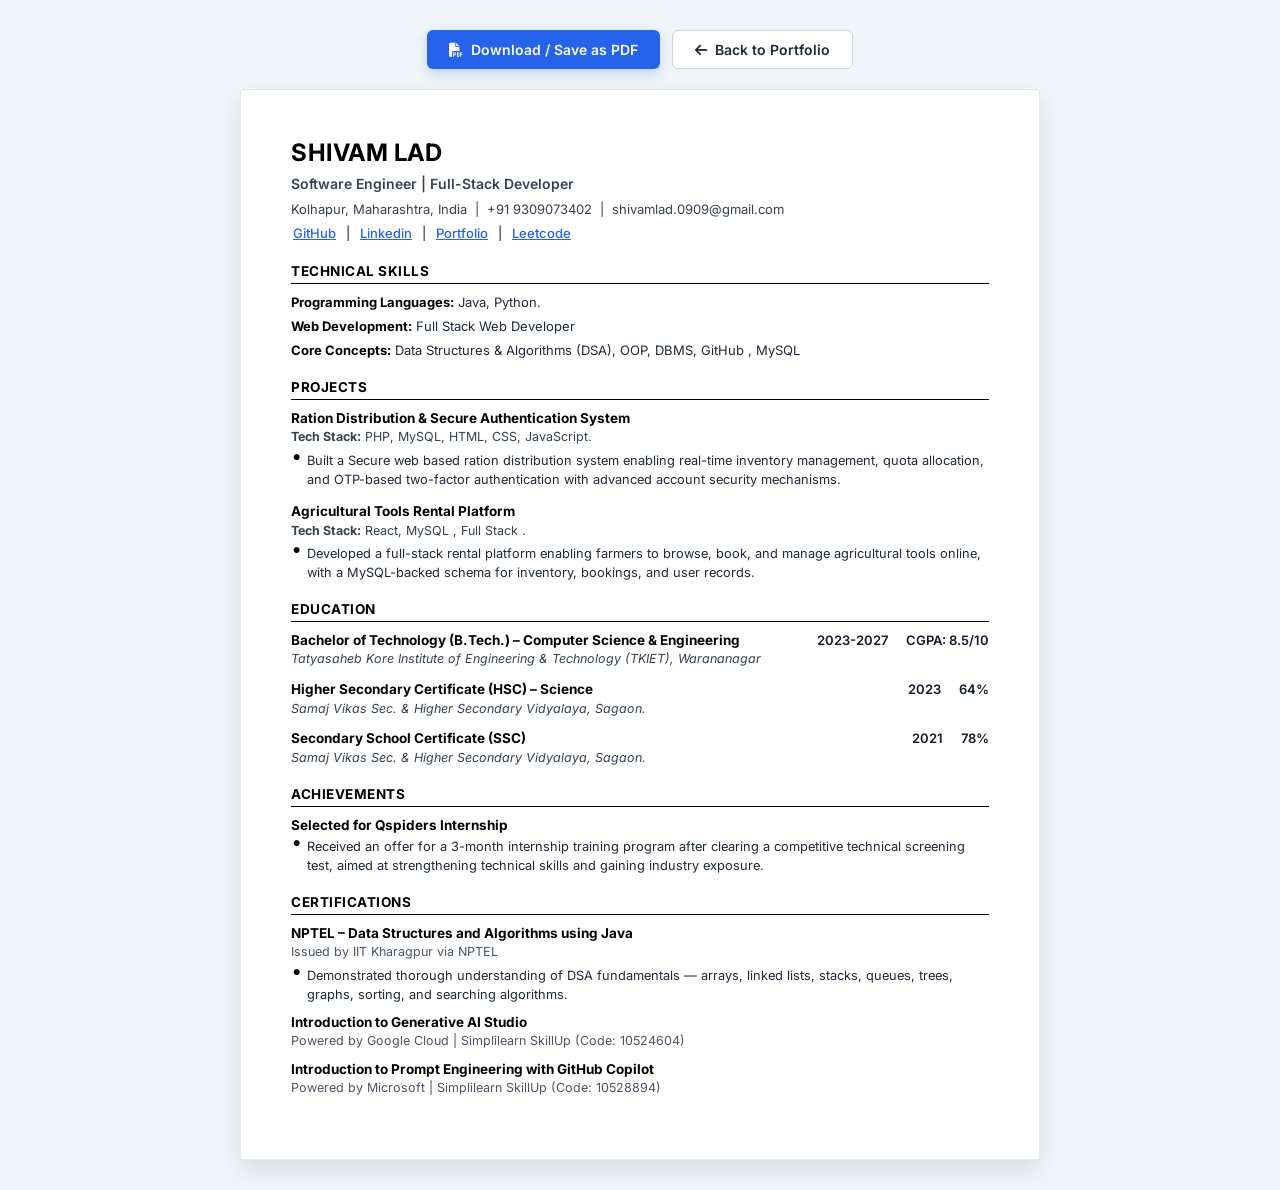
<file: resume.html>
<!DOCTYPE html>
<html lang="en">
<head>
    <meta charset="UTF-8">
    <meta name="viewport" content="width=device-width, initial-scale=1.0">
    <title>Shivam Lad - Resume PDF</title>
    <link href="https://fonts.googleapis.com/css2?family=Inter:wght@300;400;500;600;700&display=swap" rel="stylesheet">
    <link rel="stylesheet" href="https://cdnjs.cloudflare.com/ajax/libs/font-awesome/6.5.0/css/all.min.css">
    <style>
        :root {
            --text-dark: #1e293b;
            --text-muted: #475569;
            --link-color: #2563eb;
            --line-color: #334155;
            --bg-body: #f1f5f9;
        }

        * {
            margin: 0;
            padding: 0;
            box-sizing: border-box;
            font-family: 'Inter', -apple-system, BlinkMacSystemFont, "Segoe UI", Roboto, sans-serif;
        }

        body {
            background-color: var(--bg-body);
            color: var(--text-dark);
            padding: 30px 15px;
            display: flex;
            flex-direction: column;
            align-items: center;
            min-height: 100vh;
        }

        .resume-actions {
            margin-bottom: 20px;
            display: flex;
            gap: 12px;
            flex-wrap: wrap;
            justify-content: center;
        }

        .btn {
            padding: 10px 22px;
            border-radius: 6px;
            font-size: 14px;
            font-weight: 600;
            text-decoration: none;
            cursor: pointer;
            border: none;
            display: inline-flex;
            align-items: center;
            gap: 8px;
            transition: all 0.2s ease;
        }

        .btn-primary {
            background: #2563eb;
            color: #ffffff;
            box-shadow: 0 4px 12px rgba(37, 99, 235, 0.25);
        }

        .btn-primary:hover {
            background: #1d4ed8;
            transform: translateY(-1px);
        }

        .btn-secondary {
            background: #ffffff;
            color: var(--text-dark);
            border: 1px solid #cbd5e1;
        }

        .btn-secondary:hover {
            background: #f8fafc;
            border-color: #2563eb;
            color: #2563eb;
        }

        /* Precise PDF Paper Simulation */
        .pdf-page {
            width: 100%;
            max-width: 800px;
            background: #ffffff;
            padding: 45px 50px;
            box-shadow: 0 10px 25px rgba(0, 0, 0, 0.1);
            border: 1px solid #e2e8f0;
            border-radius: 2px;
            font-size: 13.5px;
            line-height: 1.5;
            color: #111827;
        }

        /* Header Layout */
        .pdf-header {
            margin-bottom: 18px;
        }

        .pdf-header h1 {
            font-size: 24px;
            font-weight: 700;
            color: #000000;
            letter-spacing: 0.5px;
            text-transform: uppercase;
            margin-bottom: 2px;
        }

        .pdf-header .subtitle {
            font-size: 14px;
            font-weight: 600;
            color: #374151;
            margin-bottom: 6px;
        }

        .pdf-header .contact-line {
            font-size: 13px;
            color: #374151;
            margin-bottom: 4px;
        }

        .pdf-header .links-line {
            font-size: 13px;
        }

        .pdf-header .links-line a {
            color: #2563eb;
            text-decoration: underline;
            margin: 0 2px;
            font-weight: 500;
        }

        /* Section Styling */
        .pdf-section {
            margin-top: 16px;
            margin-bottom: 16px;
        }

        .pdf-section-title {
            font-size: 13.5px;
            font-weight: 700;
            color: #000000;
            text-transform: uppercase;
            letter-spacing: 0.5px;
            border-bottom: 1px solid #000000;
            padding-bottom: 2px;
            margin-bottom: 8px;
        }

        .pdf-text {
            font-size: 13px;
            line-height: 1.55;
            color: #1f2937;
            text-align: justify;
        }

        /* Skills List */
        .pdf-skills-list {
            font-size: 13px;
            line-height: 1.6;
            color: #1f2937;
        }

        .pdf-skills-list div {
            margin-bottom: 3px;
        }

        .pdf-skills-list strong {
            font-weight: 700;
            color: #000000;
        }

        /* Items (Projects, Education, Certs) */
        .pdf-item {
            margin-bottom: 12px;
        }

        .pdf-item-head {
            display: flex;
            justify-content: space-between;
            align-items: baseline;
        }

        .pdf-item-title {
            font-size: 13.5px;
            font-weight: 700;
            color: #000000;
        }

        .pdf-item-meta {
            font-size: 13px;
            font-weight: 600;
            color: #111827;
        }

        .pdf-item-sub {
            font-size: 12.5px;
            font-style: italic;
            color: #374151;
            margin-bottom: 4px;
        }

        .pdf-item-tech {
            font-size: 12.5px;
            color: #374151;
            margin-bottom: 4px;
        }

        .pdf-bullet-list {
            list-style: none;
            padding-left: 0;
            margin-top: 2px;
        }

        .pdf-bullet-list li {
            position: relative;
            padding-left: 16px;
            font-size: 12.8px;
            line-height: 1.5;
            color: #1f2937;
            margin-bottom: 3px;
        }

        .pdf-bullet-list li::before {
            content: "●";
            position: absolute;
            left: 2px;
            top: 0;
            font-size: 8px;
            color: #000000;
        }

        /* Print Media Styles */
        @media print {
            body {
                background: #ffffff;
                padding: 0;
            }
            .resume-actions {
                display: none !important;
            }
            .pdf-page {
                box-shadow: none;
                border: none;
                padding: 0;
                max-width: 100%;
                width: 100%;
            }
        }
    </style>
</head>
<body>

    <!-- Action Bar -->
    <div class="resume-actions">
        <button class="btn btn-primary" onclick="window.print()">
            <i class="fa-solid fa-file-pdf"></i> Download / Save as PDF
        </button>
        <a href="index.html" class="btn btn-secondary">
            <i class="fa-solid fa-arrow-left"></i> Back to Portfolio
        </a>
    </div>

    <!-- Exact Replica of Attached PDF Document -->
    <div class="pdf-page">
        
        <!-- Header -->
        <div class="pdf-header">
            <h1>SHIVAM LAD</h1>
            <div class="subtitle">Software Engineer | Full-Stack Developer</div>
            <div class="contact-line">
                Kolhapur, Maharashtra, India &nbsp;|&nbsp; +91 9309073402 &nbsp;|&nbsp; shivamlad.0909@gmail.com
            </div>
            <div class="links-line">
                <a href="https://github.com/Shivamlad5457" target="_blank">GitHub</a> &nbsp;|&nbsp;
                <a href="https://www.linkedin.com/in/shivam-lad-998b972ba/" target="_blank">Linkedin</a> &nbsp;|&nbsp;
                <a href="https://shivamlad5457.github.io/PORTFOLIO/" target="_blank">Portfolio</a> &nbsp;|&nbsp;
                <a href="https://leetcode.com/u/Shivamlad5457/" target="_blank">Leetcode</a>
            </div>
        </div>

        <!-- ABOUT -- >
        <div class="pdf-section">
            <div class="pdf-section-title">ABOUT</div>
            <p class="pdf-text">
                Computer Science and Engineering student with a strong passion for software development and building efficient, user-focused solutions. Experienced in developing real-world projects and applying software engineering principles to solve practical problems. A quick learner with strong analytical, problem-solving, and collaboration skills, seeking opportunities to contribute to innovative development teams while continuously expanding technical expertise.
            </p>
        </div>

        <!-- TECHNICAL SKILLS -->
        <div class="pdf-section">
            <div class="pdf-section-title">TECHNICAL SKILLS</div>
            <div class="pdf-skills-list">
                <div><strong>Programming Languages:</strong> Java, Python.</div>
                <div><strong>Web Development:</strong> Full Stack Web Developer</div>
                <div><strong>Core Concepts:</strong> Data Structures & Algorithms (DSA), OOP, DBMS, GitHub , MySQL</div>
            </div>
        </div>

        <!-- PROJECTS -->
        <div class="pdf-section">
            <div class="pdf-section-title">PROJECTS</div>
            
            <div class="pdf-item">
                <div class="pdf-item-title">Ration Distribution & Secure Authentication System</div>
                <div class="pdf-item-tech"><strong>Tech Stack:</strong> PHP, MySQL, HTML, CSS, JavaScript.</div>
                <ul class="pdf-bullet-list">
                    <li>Built a Secure web based ration distribution system enabling real-time inventory management, quota allocation, and OTP-based two-factor authentication with advanced account security mechanisms.</li>
                </ul>
            </div>

            <div class="pdf-item">
                <div class="pdf-item-title">Agricultural Tools Rental Platform</div>
                <div class="pdf-item-tech"><strong>Tech Stack:</strong> React, MySQL , Full Stack .</div>
                <ul class="pdf-bullet-list">
                    <li>Developed a full-stack rental platform enabling farmers to browse, book, and manage agricultural tools online, with a MySQL-backed schema for inventory, bookings, and user records.</li>
                </ul>
            </div>
        </div>

        <!-- EDUCATION -->
        <div class="pdf-section">
            <div class="pdf-section-title">EDUCATION</div>

            <div class="pdf-item" style="margin-bottom: 10px;">
                <div class="pdf-item-head">
                    <span class="pdf-item-title">Bachelor of Technology (B.Tech.) – Computer Science & Engineering</span>
                    <span class="pdf-item-meta">2023-2027 &nbsp;&nbsp;&nbsp;&nbsp; CGPA: 8.5/10</span>
                </div>
                <div class="pdf-item-sub">Tatyasaheb Kore Institute of Engineering & Technology (TKIET), Warananagar</div>
            </div>

            <div class="pdf-item" style="margin-bottom: 10px;">
                <div class="pdf-item-head">
                    <span class="pdf-item-title">Higher Secondary Certificate (HSC) – Science</span>
                    <span class="pdf-item-meta">2023 &nbsp;&nbsp;&nbsp;&nbsp; 64%</span>
                </div>
                <div class="pdf-item-sub">Samaj Vikas Sec. & Higher Secondary Vidyalaya, Sagaon.</div>
            </div>

            <div class="pdf-item" style="margin-bottom: 10px;">
                <div class="pdf-item-head">
                    <span class="pdf-item-title">Secondary School Certificate (SSC)</span>
                    <span class="pdf-item-meta">2021 &nbsp;&nbsp;&nbsp;&nbsp; 78%</span>
                </div>
                <div class="pdf-item-sub">Samaj Vikas Sec. & Higher Secondary Vidyalaya, Sagaon.</div>
            </div>
        </div>

        <!-- ACHIEVEMENTS -->
        <div class="pdf-section">
            <div class="pdf-section-title">ACHIEVEMENTS</div>
            <div class="pdf-item">
                <div class="pdf-item-title">Selected for Qspiders Internship</div>
                <ul class="pdf-bullet-list">
                    <li>Received an offer for a 3-month internship training program after clearing a competitive technical screening test, aimed at strengthening technical skills and gaining industry exposure.</li>
                </ul>
            </div>
        </div>

        <!-- CERTIFICATIONS -->
        <div class="pdf-section">
            <div class="pdf-section-title">CERTIFICATIONS</div>
            <div class="pdf-item" style="margin-bottom: 8px;">
                <div class="pdf-item-title">NPTEL – Data Structures and Algorithms using Java</div>
                <div class="pdf-item-sub" style="font-style: normal; color: #4b5563;">Issued by IIT Kharagpur via NPTEL</div>
                <ul class="pdf-bullet-list">
                    <li>Demonstrated thorough understanding of DSA fundamentals — arrays, linked lists, stacks, queues, trees, graphs, sorting, and searching algorithms.</li>
                </ul>
            </div>
            <div class="pdf-item" style="margin-bottom: 8px;">
                <div class="pdf-item-title">Introduction to Generative AI Studio</div>
                <div class="pdf-item-sub" style="font-style: normal; color: #4b5563;">Powered by Google Cloud | Simplilearn SkillUp (Code: 10524604)</div>
            </div>
            <div class="pdf-item" style="margin-bottom: 8px;">
                <div class="pdf-item-title">Introduction to Prompt Engineering with GitHub Copilot</div>
                <div class="pdf-item-sub" style="font-style: normal; color: #4b5563;">Powered by Microsoft | Simplilearn SkillUp (Code: 10528894)</div>
            </div>
        </div>

    </div>

</body>
</html>
</file>
